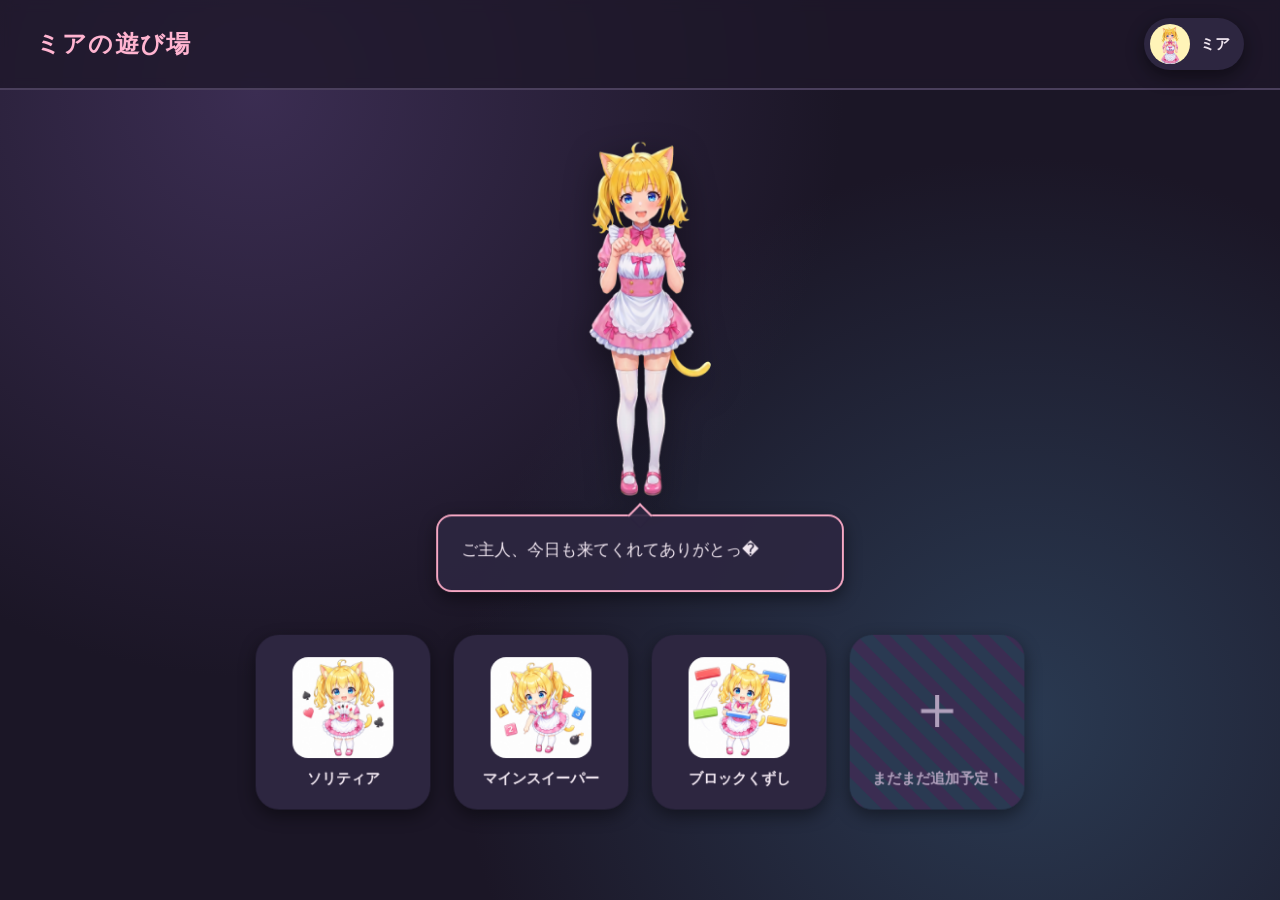
<file: index.html>
<!DOCTYPE html>
<html lang="ja">
<head>
  <meta charset="UTF-8">
  <title>ミアの遊び場</title>
  <link rel="icon" type="image/png" href="assets/icons/favicon-32.png?v=1">
  <link rel="apple-touch-icon" href="assets/icons/favicon-180.png?v=1">
  <link rel="stylesheet" href="shared/style.css?v=26">
</head>
<body>
  <div class="lobby">
    <header class="lobby-header">
      <div class="lobby-title">ミアの遊び場</div>
      <button class="header-avatar" id="header-avatar" aria-label="アバター切替">
        <span class="header-avatar__icon">
          <img id="avatar-img" alt="" hidden>
          <span id="avatar-emoji" hidden>🌸</span>
        </span>
        <span class="header-avatar__name" id="avatar-name">きょん</span>
      </button>
    </header>

    <main class="lobby-main">
      <div class="lobby-fit" id="lobby-fit">
        <div class="mia-stage">
          <button class="mia-portrait" id="mia-portrait" aria-label="ミア">
            <img class="mia-portrait__img" id="mia-portrait-img" alt="ミア" hidden>
            <span class="mia-portrait__fallback" id="mia-portrait-fallback" hidden>🐈</span>
          </button>
          <div class="message-window" id="message-window">
            <span id="message-text"></span>
          </div>
        </div>

        <div class="game-carousel">
          <button class="carousel-arrow" id="games-prev" aria-label="前のページ">‹</button>
          <div class="game-grid" id="game-grid"></div>
          <button class="carousel-arrow" id="games-next" aria-label="次のページ">›</button>
        </div>
        <div class="game-pager" id="game-pager"></div>
      </div>
    </main>
  </div>

  <div class="modal" id="avatar-modal" role="dialog" aria-label="アバター切替">
    <div class="modal__inner">
      <h2 class="modal__title">アバターを選んでね💕</h2>
      <div class="modal__options" id="modal-options"></div>
    </div>
  </div>

  <script src="shared/storage.js?v=26"></script>
  <script src="shared/characters.js?v=26"></script>
  <script src="shared/lobby.js?v=26"></script>
</body>
</html>
</file>
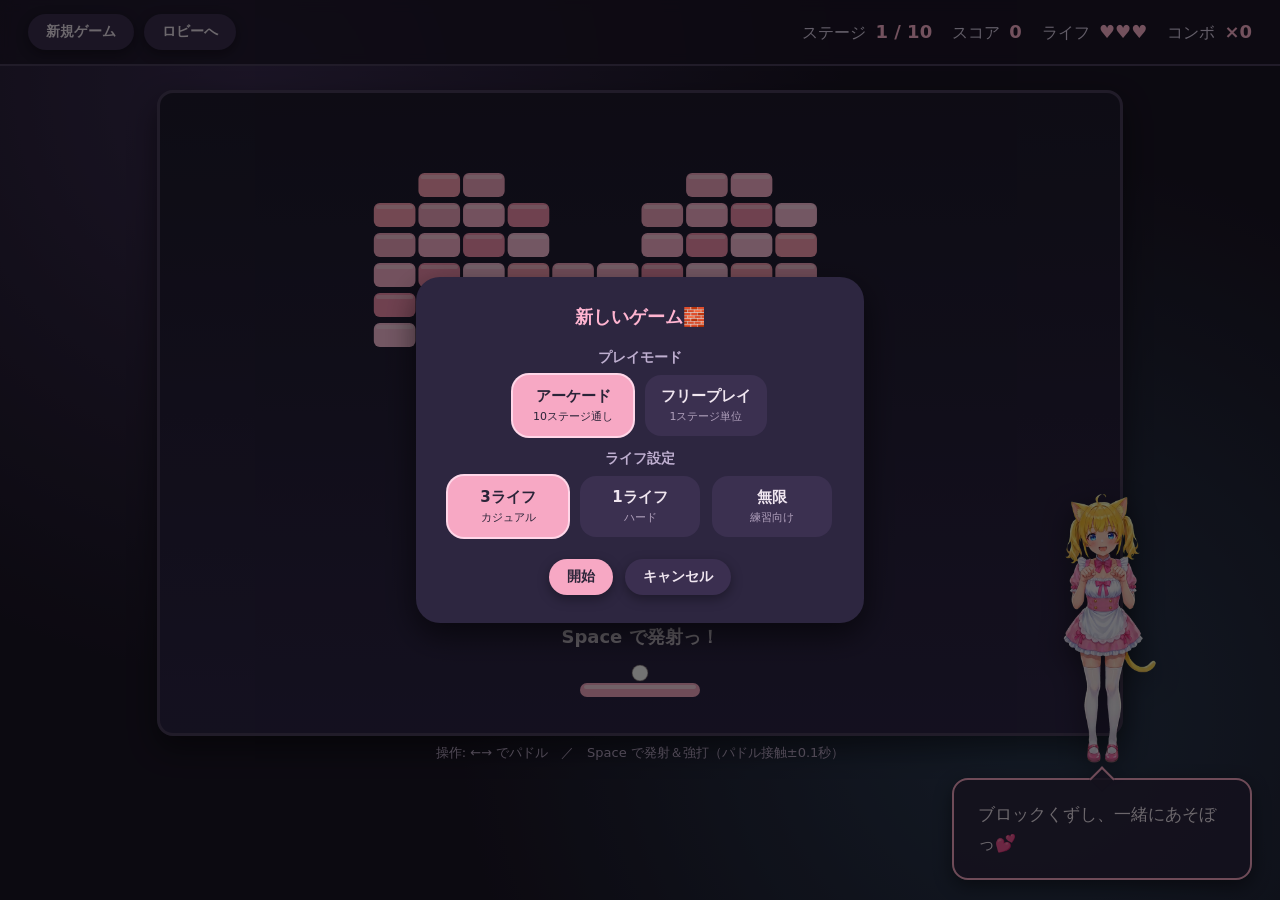
<file: games/breakout/index.html>
<!DOCTYPE html>
<html lang="ja">
<head>
  <meta charset="UTF-8">
  <title>ブロックくずし｜ミアの遊び場</title>
  <link rel="icon" type="image/png" href="../../assets/icons/favicon-32.png?v=1">
  <link rel="apple-touch-icon" href="../../assets/icons/favicon-180.png?v=1">
  <link rel="stylesheet" href="../../shared/style.css?v=27">
  <link rel="stylesheet" href="style.css?v=27">
</head>
<body>
  <div class="bk">
    <header class="bk-header">
      <div class="bk-header__buttons">
        <button class="pill-btn" id="btn-new">新規ゲーム</button>
        <a class="pill-btn" href="../../index.html">ロビーへ</a>
      </div>
      <div class="bk-header__stats">
        <span class="stat" id="stage-stat" hidden>ステージ <strong id="stage">1</strong></span>
        <span class="stat">スコア <strong id="score">0</strong></span>
        <span class="stat">ライフ <strong id="lives">♥♥♥</strong></span>
        <span class="stat">コンボ <strong id="combo">×0</strong></span>
      </div>
    </header>

    <main class="bk-main">
      <div class="bk-canvas-area">
        <canvas id="game" width="960" height="640"></canvas>
        <div class="bk-hint">操作: ←→ でパドル　／　Space で発射＆強打（パドル接触±0.1秒）</div>
      </div>
      <aside class="sol-char bk-side">
        <button class="sol-char__portrait" id="char-portrait" aria-label="キャラ">
          <img id="char-img" alt="" hidden>
          <span id="char-fallback" hidden>🐈</span>
        </button>
        <div class="message-window" id="message-window"><span id="message-text"></span></div>
      </aside>
    </main>
  </div>

  <!-- 新規ゲームモーダル -->
  <div class="modal" id="new-modal">
    <div class="modal__inner">
      <h2 class="modal__title">新しいゲーム🧱</h2>
      <p class="bk-modal__label">プレイモード</p>
      <div class="bk-choice" id="choice-mode">
        <button class="bk-opt" data-mode="arcade">アーケード<small>10ステージ通し</small></button>
        <button class="bk-opt" data-mode="free">フリープレイ<small>1ステージ単位</small></button>
      </div>
      <p class="bk-modal__label">ライフ設定</p>
      <div class="bk-choice" id="choice-life">
        <button class="bk-opt" data-life="3">3ライフ<small>カジュアル</small></button>
        <button class="bk-opt" data-life="1">1ライフ<small>ハード</small></button>
        <button class="bk-opt" data-life="inf">無限<small>練習向け</small></button>
      </div>
      <div class="bk-modal__actions">
        <button class="pill-btn pill-btn--accent" id="btn-start">開始</button>
        <button class="pill-btn" id="btn-cancel">キャンセル</button>
      </div>
    </div>
  </div>

  <!-- ステージ選択モーダル（フリープレイ用） -->
  <div class="modal" id="stage-modal">
    <div class="modal__inner">
      <h2 class="modal__title">ステージを選んでね</h2>
      <div class="bk-stage-grid" id="stage-grid"></div>
      <div class="bk-modal__actions">
        <button class="pill-btn" id="btn-stage-back">戻る</button>
      </div>
    </div>
  </div>

  <!-- リザルトモーダル -->
  <div class="modal" id="result-modal">
    <div class="modal__inner">
      <h2 class="modal__title" id="result-title"></h2>
      <div class="result-rows" id="result-rows"></div>
      <div class="modal__options" id="result-actions"></div>
    </div>
  </div>

  <!-- エディットモード用オーバーレイ（開発者向け隠し機能。初期は非表示） -->
  <div class="bk-editor" id="bk-editor" hidden></div>
  <!-- テストプレイ中の「編集に戻る」バー（初期は非表示） -->
  <div class="bk-testbar" id="bk-testbar" hidden>
    <span class="bk-testbar__label">🧪 テストプレイ中（ライフ無限）</span>
    <button class="pill-btn pill-btn--accent" id="btn-back-edit">⏹ 編集に戻る</button>
  </div>

  <script src="../../shared/storage.js?v=27"></script>
  <script src="../../shared/characters.js?v=27"></script>
  <script src="stages.js?v=27"></script>
  <script src="game.js?v=27"></script>
  <script src="edit.js?v=27"></script>
</body>
</html>
</file>
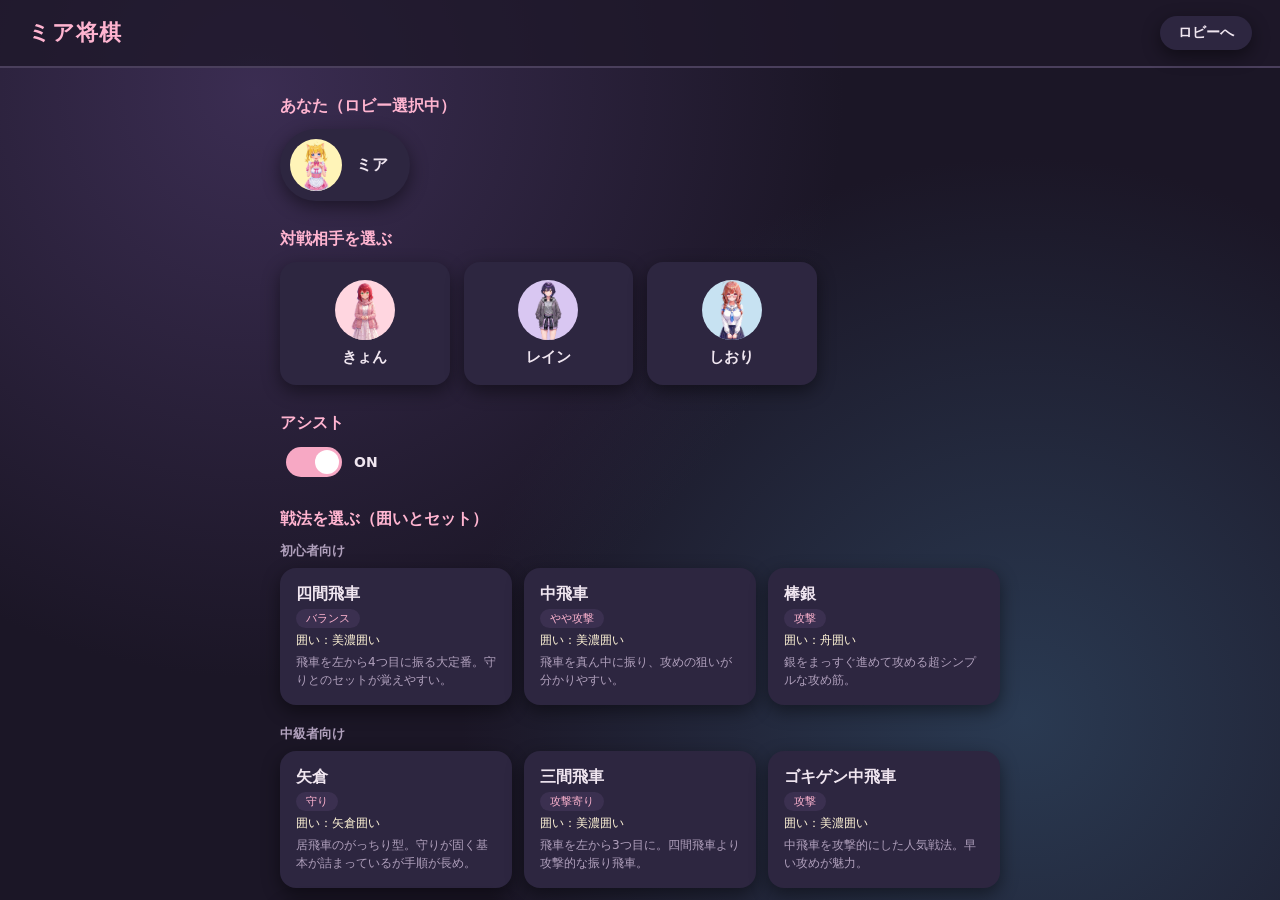
<file: games/mia-shogi/index.html>
<!DOCTYPE html>
<html lang="ja">
<head>
  <meta charset="UTF-8">
  <meta name="viewport" content="width=device-width, initial-scale=1">
  <title>ミア将棋｜ミアの遊び場</title>
  <link rel="icon" type="image/png" href="../../assets/icons/favicon-32.png?v=1">
  <link rel="apple-touch-icon" href="../../assets/icons/favicon-180.png?v=1">
  <link rel="stylesheet" href="../../shared/style.css?v=26">
  <link rel="stylesheet" href="style.css?v=31">
</head>
<body>
  <div class="shg">

    <!-- ============ 対局準備画面 ============ -->
    <section class="shg-setup" id="setup-screen">
      <header class="shg-header">
        <div class="shg-title">ミア将棋</div>
        <a class="pill-btn" href="../../index.html">ロビーへ</a>
      </header>

      <div class="setup-body">
        <!-- 自キャラ -->
        <div class="setup-block">
          <h2 class="setup-block__title">あなた（ロビー選択中）</h2>
          <div class="self-card">
            <span class="self-card__icon">
              <img id="self-img" alt="" hidden>
              <span id="self-fallback" hidden>🐈</span>
            </span>
            <span class="self-card__name" id="self-name">—</span>
          </div>
        </div>

        <!-- 相手キャラ -->
        <div class="setup-block">
          <h2 class="setup-block__title">対戦相手を選ぶ</h2>
          <div class="opp-grid" id="opponent-grid"></div>
        </div>

        <!-- アシスト -->
        <div class="setup-block">
          <h2 class="setup-block__title">アシスト</h2>
          <button class="toggle" id="assist-toggle" aria-pressed="true">
            <span class="toggle__track"><span class="toggle__knob"></span></span>
            <span class="toggle__label">ON</span>
          </button>
        </div>

        <!-- 戦法 -->
        <div class="setup-block" id="strategy-block">
          <h2 class="setup-block__title">戦法を選ぶ（囲いとセット）</h2>
          <div class="strategy-list" id="strategy-list"></div>
        </div>

        <!-- 対戦モード -->
        <div class="setup-block">
          <h2 class="setup-block__title">対戦モード</h2>
          <div class="seg">
            <button class="seg__btn" data-mode="cpu">CPUモード</button>
            <button class="seg__btn" data-mode="ai">AIモード</button>
          </div>
          <p class="ai-help" id="mode-hint"></p>
        </div>

        <!-- AI設定（任意） -->
        <div class="setup-block">
          <h2 class="setup-block__title">AI連携（任意）</h2>
          <p class="ai-help">自分のClaude APIキーを入れると「AIモード」とアシストが使えるよ。未設定でもCPUモードで遊べるっ🐾（キーはこの端末のブラウザにだけ保存）</p>
          <div class="ai-key-row">
            <input type="password" id="ai-key-input" class="ai-key-input" placeholder="sk-ant-... を貼り付け" autocomplete="off">
            <button class="pill-btn pill-btn--accent" id="ai-key-save">保存</button>
            <button class="pill-btn" id="ai-key-clear">削除</button>
          </div>
          <p class="ai-status" id="ai-status"></p>
        </div>

        <p class="setup-record" id="setup-record"></p>

        <button class="pill-btn pill-btn--accent btn-start" id="btn-start" disabled>対局開始</button>
      </div>
    </section>

    <!-- ============ 対局画面 ============ -->
    <section class="shg-game" id="game-screen" hidden>
      <header class="shg-header">
        <div class="shg-title">ミア将棋</div>
        <div class="shg-header__buttons">
          <button class="pill-btn" id="btn-suspend">中断</button>
          <button class="pill-btn" id="btn-resign">投了</button>
          <a class="pill-btn" href="../../index.html">ロビーへ</a>
        </div>
      </header>

      <div class="game-body">
        <div class="shg-fit" id="game-fit">
        <!-- 相手キャラ（反対側） -->
        <aside class="player-side player-side--opp">
          <div class="player-card">
            <span class="player-card__role">相手</span>
            <button class="shg-char__portrait" id="opp-portrait" aria-label="相手キャラ">
              <img id="opp-img" alt="" hidden>
              <span id="opp-fallback" hidden>🐈</span>
            </button>
            <span class="player-card__name" id="opp-name">—</span>
          </div>
          <div class="message-window" id="opp-message-window"><span id="opp-message-text"></span></div>
        </aside>

        <div class="board-area">
          <div class="hand hand--gote">
            <span class="hand__label">相手の持ち駒</span>
            <div class="hand__pieces" id="hand-gote"></div>
          </div>

          <div class="turn-indicator" id="turn-indicator"></div>
          <div class="board" id="board"></div>

          <div class="hand hand--sente">
            <span class="hand__label">あなたの持ち駒</span>
            <div class="hand__pieces" id="hand-sente"></div>
          </div>
        </div>

        <!-- 自分キャラ（アドバイザー） -->
        <aside class="player-side player-side--self">
          <div class="assist-box" id="assist-box"></div>
          <div class="shg-char">
            <span class="player-card__role">あなた</span>
            <button class="shg-char__portrait" id="char-portrait" aria-label="あなたのキャラ">
              <img id="char-img" alt="" hidden>
              <span id="char-fallback" hidden>🐈</span>
            </button>
            <span class="player-card__name" id="self-stage-name">—</span>
            <div class="message-window" id="message-window"><span id="message-text"></span></div>
          </div>
        </aside>
        </div>
      </div>
    </section>

  </div>

  <!-- 成り確認モーダル -->
  <div class="modal" id="promote-modal">
    <div class="modal__inner">
      <h2 class="modal__title">成る？🐾</h2>
      <div class="modal__options">
        <button class="pill-btn pill-btn--accent" id="promote-yes">成る</button>
        <button class="pill-btn" id="promote-no">成らない</button>
      </div>
    </div>
  </div>

  <!-- 再開モーダル -->
  <div class="modal" id="resume-modal">
    <div class="modal__inner">
      <h2 class="modal__title">前回の続きから遊ぶ？💕</h2>
      <div class="modal__options">
        <button class="pill-btn pill-btn--accent" id="resume-yes">続きから</button>
        <button class="pill-btn" id="resume-no">最初から</button>
      </div>
    </div>
  </div>

  <!-- リザルトモーダル -->
  <div class="modal" id="result-modal">
    <div class="modal__inner">
      <h2 class="modal__title" id="result-title">対局終了</h2>
      <p class="result-sub" id="result-sub"></p>
      <p class="result-record" id="result-record"></p>
      <div class="modal__options">
        <button class="pill-btn pill-btn--accent" id="btn-again">準備画面へ</button>
        <a class="pill-btn" href="../../index.html">ロビーへ</a>
      </div>
    </div>
  </div>

  <script src="../../shared/storage.js?v=26"></script>
  <script src="../../shared/characters.js?v=26"></script>
  <script src="engine.js?v=26"></script>
  <script src="cpu.js?v=27"></script>
  <script src="ai.js?v=29"></script>
  <script src="strategies.js?v=26"></script>
  <script src="game.js?v=31"></script>
</body>
</html>
</file>
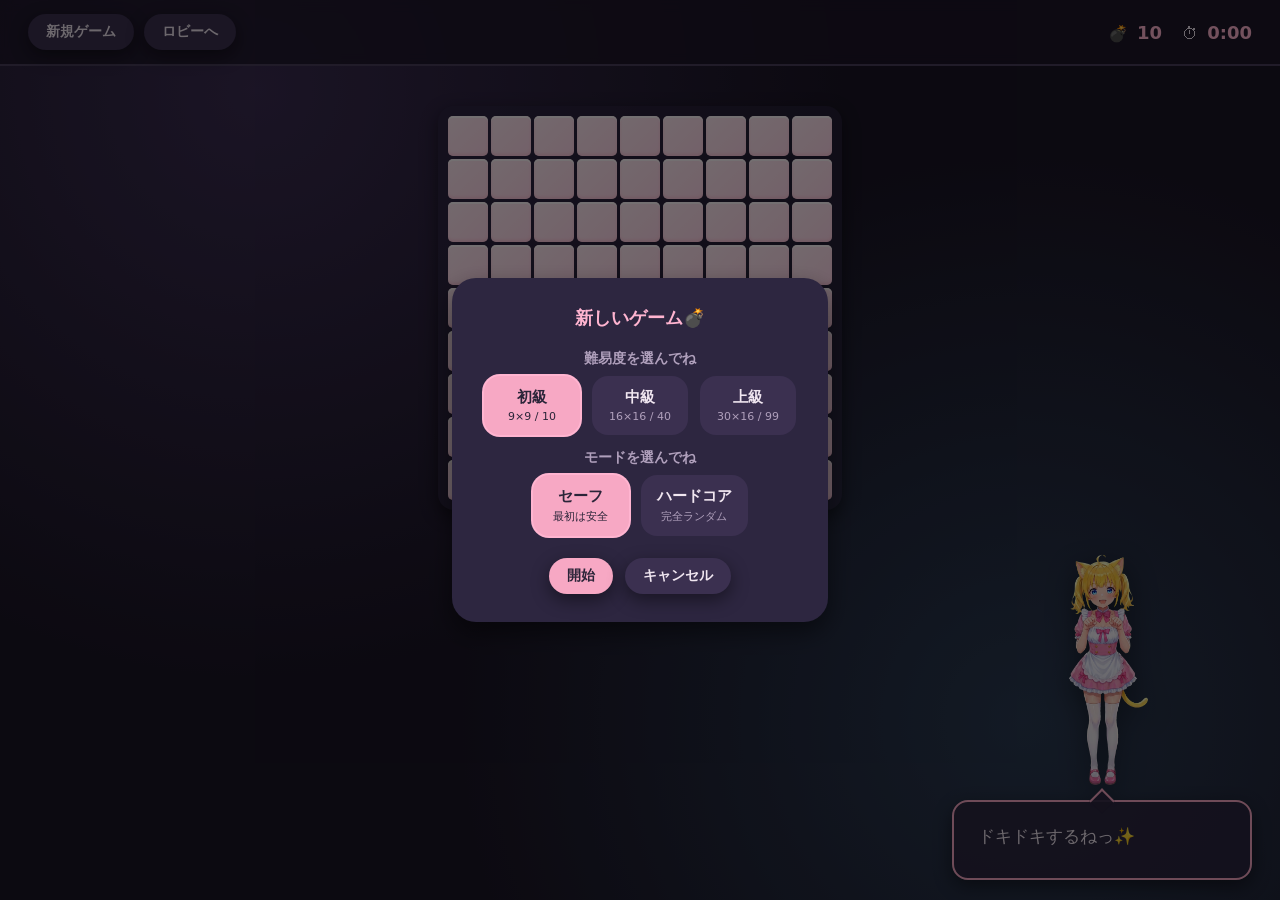
<file: games/minesweeper/index.html>
<!DOCTYPE html>
<html lang="ja">
<head>
  <meta charset="UTF-8">
  <title>マインスイーパー｜ミアの遊び場</title>
  <link rel="icon" type="image/png" href="../../assets/icons/favicon-32.png?v=1">
  <link rel="apple-touch-icon" href="../../assets/icons/favicon-180.png?v=1">
  <link rel="stylesheet" href="../../shared/style.css?v=26">
  <link rel="stylesheet" href="style.css?v=26">
</head>
<body>
  <div class="ms">
    <header class="ms-header">
      <div class="ms-header__buttons">
        <button class="pill-btn" id="btn-new">新規ゲーム</button>
        <a class="pill-btn" href="../../index.html">ロビーへ</a>
      </div>
      <div class="ms-header__stats">
        <span class="stat">💣 <strong id="mines-left">0</strong></span>
        <span class="stat">⏱ <strong id="timer">0:00</strong></span>
      </div>
    </header>

    <main class="ms-board-wrap">
      <div class="ms-board" id="board"></div>
    </main>

    <div class="sol-char">
      <button class="sol-char__portrait" id="char-portrait" aria-label="キャラ">
        <img id="char-img" alt="" hidden>
        <span id="char-fallback" hidden>🐈</span>
      </button>
      <div class="message-window" id="message-window"><span id="message-text"></span></div>
    </div>
  </div>

  <!-- 新規ゲームモーダル -->
  <div class="modal" id="new-modal">
    <div class="modal__inner">
      <h2 class="modal__title">新しいゲーム💣</h2>
      <p class="ms-modal__label">難易度を選んでね</p>
      <div class="ms-choice" id="choice-difficulty">
        <button class="ms-opt" data-difficulty="beginner">初級<small>9×9 / 10</small></button>
        <button class="ms-opt" data-difficulty="intermediate">中級<small>16×16 / 40</small></button>
        <button class="ms-opt" data-difficulty="expert">上級<small>30×16 / 99</small></button>
      </div>
      <p class="ms-modal__label">モードを選んでね</p>
      <div class="ms-choice" id="choice-mode">
        <button class="ms-opt" data-mode="safe">セーフ<small>最初は安全</small></button>
        <button class="ms-opt" data-mode="hardcore">ハードコア<small>完全ランダム</small></button>
      </div>
      <div class="ms-modal__actions">
        <button class="pill-btn pill-btn--accent" id="btn-start">開始</button>
        <button class="pill-btn" id="btn-cancel">キャンセル</button>
      </div>
    </div>
  </div>

  <!-- リザルトモーダル -->
  <div class="modal" id="result-modal">
    <div class="modal__inner">
      <h2 class="modal__title" id="result-title"></h2>
      <div class="result-rows" id="result-rows"></div>
      <div class="modal__options">
        <button class="pill-btn pill-btn--accent" id="btn-again">もう一度遊ぶ</button>
        <button class="pill-btn" id="btn-change">難易度を変える</button>
        <a class="pill-btn" href="../../index.html">ロビーに戻る</a>
      </div>
    </div>
  </div>

  <script src="../../shared/storage.js?v=26"></script>
  <script src="../../shared/characters.js?v=26"></script>
  <script src="game.js?v=26"></script>
</body>
</html>
</file>
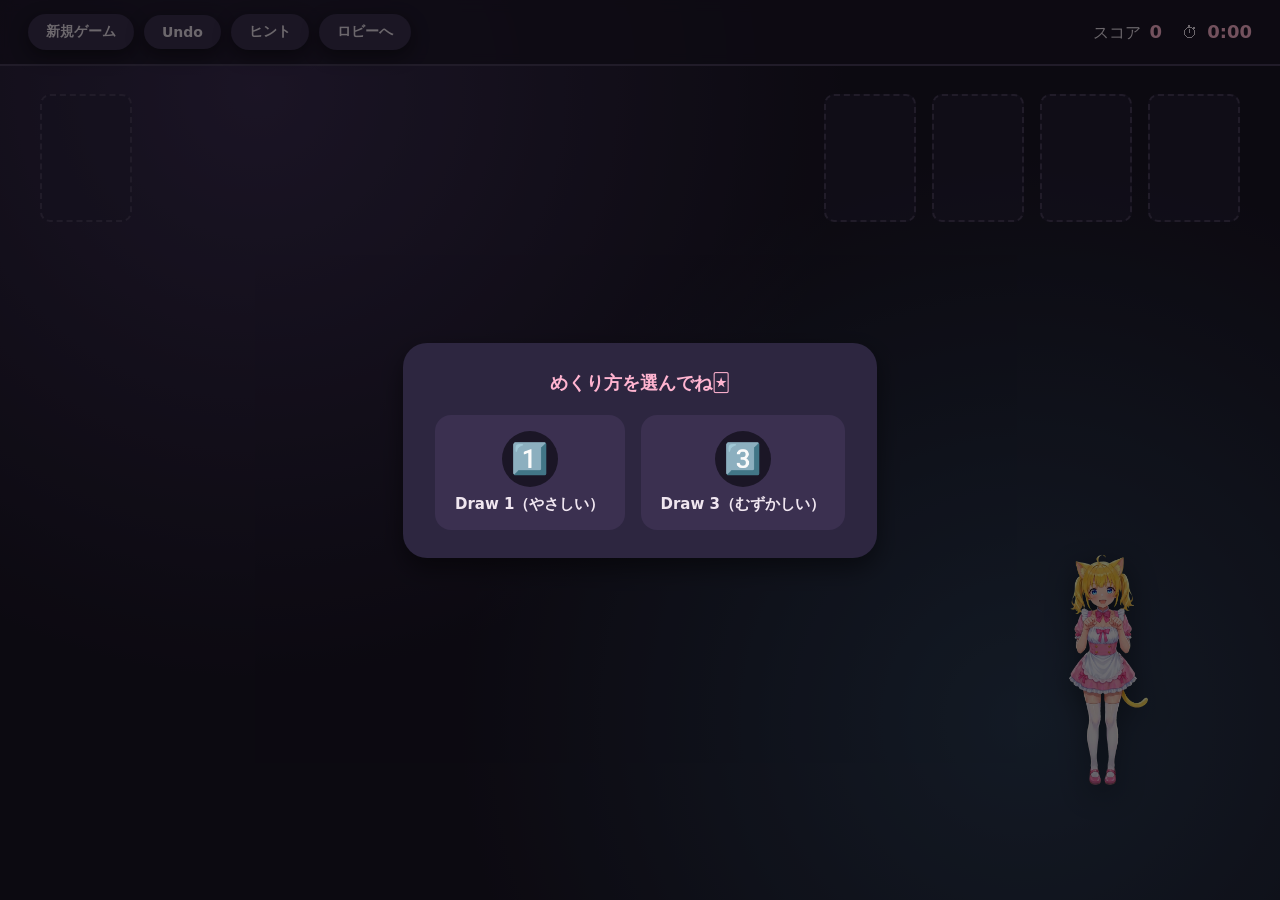
<file: games/solitaire/index.html>
<!DOCTYPE html>
<html lang="ja">
<head>
  <meta charset="UTF-8">
  <title>ソリティア｜ミアの遊び場</title>
  <link rel="icon" type="image/png" href="../../assets/icons/favicon-32.png?v=1">
  <link rel="apple-touch-icon" href="../../assets/icons/favicon-180.png?v=1">
  <link rel="stylesheet" href="../../shared/style.css?v=31">
  <link rel="stylesheet" href="../../shared/cards.css?v=31">
  <link rel="stylesheet" href="style.css?v=31">
</head>
<body>
  <div class="sol">
    <header class="sol-header">
      <div class="sol-header__buttons">
        <button class="pill-btn" id="btn-new">新規ゲーム</button>
        <button class="pill-btn" id="btn-undo">Undo</button>
        <button class="pill-btn" id="btn-hint">ヒント</button>
        <button class="pill-btn pill-btn--accent" id="btn-auto" hidden>自動完成</button>
        <a class="pill-btn" href="../../index.html">ロビーへ</a>
      </div>
      <div class="sol-header__stats">
        <span class="stat">スコア <strong id="score">0</strong></span>
        <span class="stat">⏱ <strong id="timer">0:00</strong></span>
      </div>
    </header>

    <main class="sol-board" id="board">
      <div class="sol-top">
        <div class="pile pile--stock" id="stock" data-pile="stock"></div>
        <div class="pile pile--waste" id="waste" data-pile="waste"></div>
        <div class="sol-foundations">
          <div class="pile pile--foundation" data-pile="foundation" data-suit="S"></div>
          <div class="pile pile--foundation" data-pile="foundation" data-suit="H"></div>
          <div class="pile pile--foundation" data-pile="foundation" data-suit="D"></div>
          <div class="pile pile--foundation" data-pile="foundation" data-suit="C"></div>
        </div>
      </div>
      <div class="sol-tableau" id="tableau"></div>
    </main>

    <div class="sol-char">
      <button class="sol-char__portrait" id="char-portrait" aria-label="キャラ">
        <img id="char-img" alt="" hidden>
        <span id="char-fallback" hidden>🐈</span>
      </button>
      <div class="message-window" id="message-window"><span id="message-text"></span></div>
    </div>
  </div>

  <!-- Draw モード選択モーダル -->
  <div class="modal" id="draw-modal">
    <div class="modal__inner">
      <h2 class="modal__title">めくり方を選んでね🃏</h2>
      <div class="modal__options">
        <button class="modal__option" data-draw="1">
          <span class="modal__option-icon">1️⃣</span>
          <span class="modal__option-name">Draw 1（やさしい）</span>
        </button>
        <button class="modal__option" data-draw="3">
          <span class="modal__option-icon">3️⃣</span>
          <span class="modal__option-name">Draw 3（むずかしい）</span>
        </button>
      </div>
    </div>
  </div>

  <!-- リザルトモーダル -->
  <div class="modal" id="result-modal">
    <div class="modal__inner">
      <h2 class="modal__title" id="result-title">クリアおめでとうっ💕</h2>
      <div class="result-rows" id="result-rows"></div>
      <div class="modal__options">
        <button class="pill-btn pill-btn--accent" id="btn-again">もう一度遊ぶ</button>
        <a class="pill-btn" href="../../index.html">ロビーに戻る</a>
      </div>
    </div>
  </div>

  <script src="../../shared/storage.js?v=31"></script>
  <script src="../../shared/characters.js?v=31"></script>
  <script src="../../shared/cards.js?v=31"></script>
  <script src="game.js?v=31"></script>
</body>
</html>
</file>
<file: shared/style.css>
/* ============================================
   mia-game-center 共通スタイル
   パステル基調 / 角丸 / ふんわり影
   ============================================ */

:root {
  --color-pink:        #F7A8C4;
  --color-pink-deep:   #FFB4D0;
  --color-cream:       #FFF4D6;
  --color-milky:       #3B3050;
  --color-text:        #F0E6F0;
  --color-text-soft:   #B0A0BC;
  --color-border:      #4A3F5C;
  --color-shadow:      rgba(0, 0, 0, 0.45);
  --avatar-color:      #FFF4B8;

  --bg-base:           #1B1626;
  --bg-surface:        #2D2640;
  --bg-surface-2:      #3B3050;

  --radius-lg: 24px;
  --radius-md: 16px;
  --radius-sm: 10px;
  --shadow-soft: 0 6px 18px var(--color-shadow);
  --shadow-pop:  0 10px 24px var(--color-shadow);

  --font-family: "Hiragino Maru Gothic ProN", "Yu Gothic", "Meiryo", system-ui, sans-serif;
}

* { box-sizing: border-box; }

[hidden] { display: none !important; }

html, body {
  margin: 0;
  padding: 0;
  min-height: 100vh;
  font-family: var(--font-family);
  color: var(--color-text);
  background:
    radial-gradient(circle at 20% 10%, #3B2D52 0%, transparent 45%),
    radial-gradient(circle at 80% 80%, #2A3A52 0%, transparent 45%),
    var(--bg-base);
}

button {
  font-family: inherit;
  color: inherit;
  cursor: pointer;
  border: none;
  background: none;
}

/* -------- レイアウト -------- */

.lobby {
  display: flex;
  flex-direction: column;
  height: 100vh;
  height: 100dvh;   /* モバイル等のツールバー込みでも画面ぴったり */
  overflow: hidden; /* スクロールバーを根本から出さない（中身はJSでズーム調整） */
}

/* -------- ヘッダー -------- */

.lobby-header {
  display: flex;
  justify-content: space-between;
  align-items: center;
  padding: 18px 36px;
  background: rgba(30, 24, 42, 0.78);
  backdrop-filter: blur(6px);
  border-bottom: 2px solid var(--color-border);
}

.lobby-title {
  font-size: 24px;
  font-weight: bold;
  color: var(--color-pink-deep);
  letter-spacing: 0.05em;
}

.header-avatar {
  display: flex;
  align-items: center;
  gap: 10px;
  padding: 6px 14px 6px 6px;
  border-radius: 999px;
  background: var(--bg-surface);
  box-shadow: var(--shadow-soft);
  transition: transform 0.2s ease;
}

.header-avatar:hover { transform: translateY(-2px); }

.header-avatar__icon {
  width: 40px;
  height: 40px;
  border-radius: 50%;
  background: var(--avatar-color);
  display: grid;
  place-items: center;
  font-size: 22px;
  overflow: hidden;
}

.header-avatar__icon img {
  width: 100%;
  height: 100%;
  object-fit: cover;
  object-position: top center;
}

.header-avatar__name {
  font-weight: bold;
  font-size: 15px;
}

/* -------- 中央エリア -------- */

.lobby-main {
  flex: 1;
  min-height: 0;          /* flex子の縮小を許可（高さ計測の基準にする） */
  display: flex;
  flex-direction: column;
  align-items: center;
  justify-content: center;
  padding: 40px 24px;
  gap: 24px;
  overflow: hidden;
}

/* 画面の高さに合わせて丸ごと拡大・縮小する対象（JSでscale適用） */
.lobby-fit {
  display: flex;
  flex-direction: column;
  align-items: center;
  gap: 24px;
  transform-origin: center center;
  will-change: transform;
}

.mia-stage {
  display: flex;
  flex-direction: column;
  align-items: center;
  gap: 16px;
  width: 100%;
  max-width: 420px;
}

.mia-portrait {
  padding: 0;
  display: flex;
  align-items: center;
  justify-content: center;
  transition: transform 0.25s ease;
}

.mia-portrait:hover { transform: scale(1.03); }
.mia-portrait:active { transform: scale(0.97); }

.mia-portrait__img {
  height: 380px;
  width: auto;
  max-width: 100%;
  object-fit: contain;
  filter: drop-shadow(0 10px 18px var(--color-shadow));
}

.mia-portrait__fallback {
  width: 280px;
  height: 280px;
  border-radius: 50%;
  background: linear-gradient(135deg, #3B2D52 0%, #2A3A52 100%);
  display: grid;
  place-items: center;
  font-size: 120px;
  box-shadow: var(--shadow-pop);
  border: 4px solid var(--bg-surface);
}

/* -------- メッセージウィンドウ -------- */

.message-window {
  width: 100%;
  min-height: 80px;
  padding: 20px 24px;
  background: rgba(45, 38, 64, 0.92);
  color: var(--color-text);
  border: 2px solid var(--color-pink);
  border-radius: var(--radius-md);
  box-shadow: var(--shadow-soft);
  font-size: 17px;
  line-height: 1.7;
  opacity: 0;
  transform: translateY(8px);
  pointer-events: none;
  transition: opacity 0.3s ease, transform 0.3s ease;
  position: relative;
}

.message-window::before {
  content: '';
  position: absolute;
  top: -10px;
  left: 50%;
  transform: translateX(-50%) rotate(45deg);
  width: 16px;
  height: 16px;
  background: rgba(45, 38, 64, 0.92);
  border-left: 2px solid var(--color-pink);
  border-top: 2px solid var(--color-pink);
}

.message-window.is-visible {
  opacity: 1;
  transform: translateY(0);
  pointer-events: auto;
}

/* -------- ゲームタイル -------- */

/* ゲームは1ページ4枚・常に1段（縦伸び＝スクロール防止） */
.game-carousel {
  display: flex;
  align-items: center;
  gap: 16px;
  margin-top: 20px;
}

.game-grid {
  display: grid;
  grid-template-columns: repeat(4, 180px);
  grid-template-rows: 180px;
  gap: 24px;
}

.carousel-arrow {
  width: 48px;
  height: 48px;
  border-radius: 50%;
  background: var(--bg-surface);
  color: var(--color-pink-deep);
  font-size: 26px;
  line-height: 1;
  font-weight: bold;
  display: grid;
  place-items: center;
  box-shadow: var(--shadow-soft);
  transition: transform 0.2s ease, opacity 0.2s ease;
  flex: none;
}

.carousel-arrow:hover { transform: translateY(-2px); }
.carousel-arrow:disabled { opacity: 0.25; cursor: default; transform: none; }

.game-pager {
  display: flex;
  justify-content: center;
  gap: 10px;
  margin-top: 16px;
  min-height: 12px;
}

.game-pager__dot {
  width: 10px;
  height: 10px;
  border-radius: 50%;
  background: var(--color-border);
  padding: 0;
  transition: background 0.2s ease, transform 0.2s ease;
}

.game-pager__dot.is-active {
  background: var(--color-pink);
  transform: scale(1.2);
}

.game-tile {
  display: flex;
  flex-direction: column;
  align-items: center;
  justify-content: center;
  gap: 12px;
  width: 180px;
  height: 180px;
  padding: 16px;
  background: var(--bg-surface);
  color: var(--color-text);
  border-radius: var(--radius-lg);
  box-shadow: var(--shadow-soft);
  transition: transform 0.2s ease, box-shadow 0.2s ease;
}

.game-tile:hover {
  transform: translateY(-6px);
  box-shadow: var(--shadow-pop);
}

.game-tile:active { transform: translateY(-2px); }

.game-tile.is-placeholder {
  background: repeating-linear-gradient(
    45deg,
    #3B2D52,
    #3B2D52 12px,
    #2A3A52 12px,
    #2A3A52 24px
  );
  color: var(--color-text-soft);
}

.game-tile__thumb {
  font-size: 64px;
  line-height: 1;
  display: grid;
  place-items: center;
  width: 104px;
  height: 104px;
}

.game-tile__thumb img {
  width: 100%;
  height: 100%;
  object-fit: contain;
  border-radius: var(--radius-md);
}

.game-tile__name {
  font-size: 15px;
  font-weight: bold;
}

/* -------- アバター切替モーダル -------- */

.modal {
  position: fixed;
  inset: 0;
  background: rgba(0, 0, 0, 0.55);
  display: none;
  align-items: center;
  justify-content: center;
  z-index: 100;
}

.modal.is-visible { display: flex; }

.modal__inner {
  background: var(--bg-surface);
  color: var(--color-text);
  border-radius: var(--radius-lg);
  padding: 28px 32px;
  box-shadow: var(--shadow-pop);
  text-align: center;
  min-width: 360px;
}

.modal__title {
  font-size: 18px;
  font-weight: bold;
  margin: 0 0 20px;
  color: var(--color-pink-deep);
}

.modal__options {
  display: flex;
  gap: 16px;
  justify-content: center;
}

.modal__option {
  display: flex;
  flex-direction: column;
  align-items: center;
  gap: 8px;
  padding: 16px 20px;
  border-radius: var(--radius-md);
  background: var(--color-milky);
  transition: transform 0.2s ease, background 0.2s ease;
  min-width: 120px;
}

.modal__option:hover {
  transform: translateY(-3px);
  background: var(--color-pink);
  color: #2A2438;
}

.modal__option-icon {
  width: 56px;
  height: 56px;
  border-radius: 50%;
  display: grid;
  place-items: center;
  font-size: 30px;
  background: var(--bg-base);
  overflow: hidden;
}

.modal__option-icon img {
  width: 100%;
  height: 100%;
  object-fit: cover;
  object-position: top center;
}

.modal__option-name { font-weight: bold; font-size: 15px; }
</file>
<file: games/breakout/style.css>
/* ============================================
   ブロックくずし専用スタイル
   ============================================ */

.bk { display: flex; flex-direction: column; min-height: 100vh; }

.bk-header {
  display: flex; justify-content: space-between; align-items: center;
  padding: 14px 28px; background: rgba(255, 255, 255, 0.7); backdrop-filter: blur(6px);
  border-bottom: 2px solid var(--color-border); position: sticky; top: 0; z-index: 20;
}
.bk-header__buttons { display: flex; gap: 10px; align-items: center; }
.bk-header__stats { display: flex; gap: 20px; font-size: 16px; }
.stat strong { color: var(--color-pink-deep); font-size: 18px; margin-left: 4px; }

.pill-btn {
  display: inline-flex; align-items: center; padding: 9px 18px; border-radius: 999px;
  background: white; box-shadow: var(--shadow-soft); font-weight: bold; font-size: 14px;
  text-decoration: none; color: var(--color-text);
  transition: transform 0.15s ease, background 0.15s ease;
}
.pill-btn:hover { transform: translateY(-2px); }
.pill-btn:active { transform: translateY(0); }
.pill-btn--accent { background: var(--color-pink); color: var(--color-pink-deep); }
.pill-btn[disabled] { opacity: 0.45; pointer-events: none; }

.bk-main {
  flex: 1;
  display: flex;
  flex-direction: row;
  align-items: flex-start;
  justify-content: center;
  padding: 24px;
  gap: 24px;
  flex-wrap: wrap;            /* 狭い時はキャラがキャンバスの下に回り込む */
}
.bk-canvas-area {
  display: flex;
  flex-direction: column;
  align-items: center;
  gap: 8px;
}
/* キャラエリアをキャンバスの右隣に配置（position:fixed を上書き） */
.bk-side {
  position: static;
  right: auto;
  bottom: auto;
  width: 280px;
  padding-top: 8px;
}
.bk-side .sol-char__portrait img {
  height: auto;
  max-height: min(280px, calc(100vh - 320px));   /* 短いビューポートでも溢れない */
  width: auto;
}

#game {
  display: block;
  width: auto;
  height: auto;
  max-width: 100%;
  max-height: calc(100vh - 180px);   /* ヘッダー/余白/ヒントの高さを差し引く */
  aspect-ratio: 960 / 640;           /* 内部解像度は維持・表示だけ縮小 */
  border-radius: var(--radius-md);
  background: linear-gradient(180deg, #FFEAF3 0%, #FFF6E0 100%);
  box-shadow: var(--shadow-pop);
  border: 3px solid var(--color-pink);
}
.bk-hint { color: var(--color-text-soft); font-size: 13px; }

/* 新規モーダル */
.bk-modal__label { margin: 14px 0 8px; font-weight: bold; color: var(--color-text-soft); font-size: 14px; }
.bk-choice { display: flex; gap: 12px; justify-content: center; flex-wrap: wrap; }
.bk-opt {
  display: flex; flex-direction: column; align-items: center; gap: 3px;
  padding: 12px 16px; border-radius: var(--radius-md); background: var(--color-milky);
  font-weight: bold; font-size: 15px;
  transition: transform 0.15s ease, background 0.15s ease, box-shadow 0.15s ease;
  min-width: 120px;
}
.bk-opt small { font-weight: normal; font-size: 11px; color: var(--color-text-soft); }
.bk-opt:hover { transform: translateY(-2px); }
.bk-opt.is-active { background: var(--color-pink); box-shadow: 0 0 0 2px var(--color-pink-deep); }
.bk-opt.is-active small { color: var(--color-pink-deep); }
.bk-modal__actions { display: flex; gap: 12px; justify-content: center; margin-top: 22px; }

/* ステージ選択 */
.bk-stage-grid {
  display: grid; grid-template-columns: repeat(5, 90px); gap: 12px;
  justify-content: center; margin: 12px 0 6px;
}
.bk-stage-tile {
  display: flex; flex-direction: column; align-items: center; gap: 3px;
  padding: 10px; border-radius: var(--radius-md); background: var(--color-milky);
  font-weight: bold; transition: transform 0.15s ease, background 0.15s ease;
}
.bk-stage-tile:hover { transform: translateY(-2px); background: var(--color-pink); }
.bk-stage-tile__num { font-size: 22px; color: var(--color-pink-deep); }
.bk-stage-tile__best { font-size: 11px; color: var(--color-text-soft); }
.bk-stage-tile__check { font-size: 13px; color: var(--color-pink-deep); }

/* リザルト共通 */
.result-rows { margin: 4px 0 20px; text-align: left; }
.result-row {
  display: flex; justify-content: space-between; gap: 24px;
  padding: 6px 4px; font-size: 16px; border-bottom: 1px dashed var(--color-border);
}
.result-row.is-best strong { color: var(--color-pink-deep); }
.result-row .badge {
  font-size: 12px; background: var(--color-pink); color: var(--color-pink-deep);
  border-radius: 999px; padding: 2px 8px; margin-left: 6px;
}

/* キャラエリア（共通） */
.sol-char {
  position: fixed; right: 28px; bottom: 20px; width: 300px;
  display: flex; flex-direction: column; align-items: center; gap: 10px;
  z-index: 15; pointer-events: none;
}
.sol-char .message-window { pointer-events: auto; width: 100%; }
.sol-char__portrait { background: none; border: none; padding: 0; cursor: pointer; pointer-events: auto; }
.sol-char__portrait img { height: 240px; width: auto; filter: drop-shadow(0 8px 14px var(--color-shadow)); }
.sol-char__portrait #char-fallback { font-size: 90px; }

/* ============================================
   🌙 ダークモード（ブロックくずしのみ）
   ============================================ */

body {
  background:
    radial-gradient(circle at 20% 10%, #3B2D52 0%, transparent 45%),
    radial-gradient(circle at 80% 80%, #2A3A52 0%, transparent 45%),
    #1B1626;
  color: #F0E6F0;
}

.bk-header {
  background: rgba(30, 24, 42, 0.78);
  border-bottom: 2px solid #4A3F5C;
}
.stat { color: #DCD0E8; }
.stat strong { color: #FFB4D0; }

.pill-btn {
  background: #3B2F50;
  color: #F0E6F0;
  box-shadow: 0 4px 12px rgba(0, 0, 0, 0.35);
}
.pill-btn:hover { background: #4A3D60; }
.pill-btn--accent { background: #F7A8C4; color: #2A2438; }

#game {
  background: linear-gradient(180deg, #1F1B2E 0%, #2D2546 100%);
  border-color: #4A3F5C;
  box-shadow: 0 12px 28px rgba(0, 0, 0, 0.45);
}
.bk-hint { color: #B0A0BC; }

/* モーダル */
.modal__inner {
  background: #2D2640;
  color: #F0E6F0;
  box-shadow: 0 12px 32px rgba(0, 0, 0, 0.55);
}
.modal__title { color: #FFB4D0; }

.bk-modal__label { color: #BFAFD0; }
.bk-opt { background: #3B3050; color: #F0E6F0; }
.bk-opt small { color: #B0A0BC; }
.bk-opt.is-active { background: #F7A8C4; color: #2A2438; box-shadow: 0 0 0 2px #FFD6E8; }
.bk-opt.is-active small { color: #2A2438; }

.bk-stage-tile { background: #3B3050; color: #F0E6F0; }
.bk-stage-tile:hover { background: #F7A8C4; color: #2A2438; }
.bk-stage-tile__num { color: #FFB4D0; }
.bk-stage-tile__best, .bk-stage-tile__check { color: #B0A0BC; }
.bk-stage-tile:hover .bk-stage-tile__num,
.bk-stage-tile:hover .bk-stage-tile__best,
.bk-stage-tile:hover .bk-stage-tile__check { color: #2A2438; }

.result-row { border-bottom: 1px dashed #4A3F5C; color: #F0E6F0; }
.result-row.is-best strong { color: #FFB4D0; }
.result-row .badge { background: #F7A8C4; color: #2A2438; }

/* メッセージウィンドウもダークに */
.sol-char .message-window {
  background: rgba(45, 38, 64, 0.92);
  color: #F0E6F0;
  border-color: #F7A8C4;
}
.sol-char .message-window::before {
  background: rgba(45, 38, 64, 0.92);
  border-left-color: #F7A8C4;
  border-top-color: #F7A8C4;
}

/* ============================================
   🛠️ エディットモード（開発者向け隠し機能）
   ============================================ */

.bk-editor {
  position: fixed; inset: 0; z-index: 50;
  display: flex; flex-direction: column;
  background: rgba(20, 16, 30, 0.96);
  color: #F0E6F0;
  font-size: 14px;
}
.bk-editor[hidden] { display: none; }

/* 上部バー */
.ed-bar {
  display: flex; align-items: center; gap: 10px;
  padding: 10px 16px; border-bottom: 2px solid #4A3F5C;
  background: rgba(40, 32, 56, 0.9);
}
.ed-tabs { display: flex; gap: 6px; flex-wrap: wrap; align-items: center; }
.ed-tab {
  display: flex; align-items: center; gap: 6px;
  padding: 6px 10px; border-radius: 10px; background: #3B3050; cursor: pointer;
  border: 2px solid transparent; max-width: 200px;
}
.ed-tab.is-active { border-color: #F7A8C4; background: #4A3D60; }
.ed-tab__num { font-weight: bold; color: #FFB4D0; }
.ed-tab__name { overflow: hidden; text-overflow: ellipsis; white-space: nowrap; max-width: 110px; }
.ed-tab__act { display: flex; gap: 2px; }
.ed-tab__act button {
  background: none; border: none; color: #DCD0E8; cursor: pointer;
  font-size: 14px; padding: 0 3px; border-radius: 6px;
}
.ed-tab__act button:hover { background: rgba(247, 168, 196, 0.3); color: #fff; }
.ed-add { background: #3B3050; color: #F0E6F0; border: 1px dashed #6A5C82; border-radius: 10px; padding: 6px 12px; cursor: pointer; }
.ed-add:hover { background: #4A3D60; }
.ed-spacer { flex: 1; }
.ed-close { background: #5A2E40; color: #FFD6E8; border: none; border-radius: 10px; padding: 7px 14px; cursor: pointer; font-weight: bold; }
.ed-close:hover { background: #743a52; }

/* 本体 */
.ed-body { flex: 1; display: flex; gap: 18px; padding: 18px; overflow: auto; }
.ed-gridwrap { flex: 1; display: flex; justify-content: center; align-items: flex-start; }
.ed-grid {
  display: grid; gap: 3px; width: 100%; max-width: 640px;
  background: #261F38; padding: 8px; border-radius: 12px; border: 2px solid #4A3F5C;
}
.ed-cell {
  aspect-ratio: 1 / 1; border-radius: 4px; background: transparent;
  display: flex; align-items: center; justify-content: center;
  font-size: 11px; font-weight: bold; color: rgba(255,255,255,0.85);
  cursor: pointer; user-select: none;
}
.ed-cell.is-empty { background: rgba(255,255,255,0.05); box-shadow: inset 0 0 0 1px rgba(255,255,255,0.06); }
.ed-cell:hover { outline: 2px solid #FFB4D0; outline-offset: -2px; }

/* 右パネル */
.ed-panel { width: 280px; flex-shrink: 0; display: flex; flex-direction: column; gap: 14px; }
.ed-sec { background: rgba(40, 32, 56, 0.6); border-radius: 12px; padding: 12px; }
.ed-sec__t { font-size: 12px; color: #BFAFD0; margin-bottom: 8px; font-weight: bold; }
.ed-brushes { display: flex; flex-wrap: wrap; gap: 6px; }
.ed-brush {
  display: flex; flex-direction: column; align-items: center; gap: 3px;
  background: #3B3050; border: 2px solid transparent; border-radius: 8px;
  padding: 6px 8px; cursor: pointer; color: #F0E6F0; font-size: 11px; min-width: 44px;
}
.ed-brush.is-active { border-color: #F7A8C4; background: #4A3D60; }
.ed-brush__sw { width: 22px; height: 14px; border-radius: 3px; border: 1px solid transparent; }
.ed-check { display: flex; align-items: center; gap: 6px; cursor: pointer; }
.ed-tools { display: flex; gap: 8px; margin-top: 10px; }
.ed-tools button { flex: 1; background: #3B3050; color: #F0E6F0; border: none; border-radius: 8px; padding: 8px; cursor: pointer; }
.ed-tools button:hover { background: #4A3D60; }
.ed-name { width: 100%; box-sizing: border-box; padding: 8px; border-radius: 8px; border: 1px solid #4A3F5C; background: #261F38; color: #F0E6F0; }
.ed-palette { display: flex; gap: 6px; flex-wrap: wrap; }
.ed-swatch { width: 38px; height: 30px; border: 1px solid #4A3F5C; border-radius: 6px; background: none; cursor: pointer; padding: 0; }
.ed-rows { display: flex; align-items: center; gap: 12px; }
.ed-rows button { width: 34px; height: 34px; border-radius: 8px; border: none; background: #3B3050; color: #F0E6F0; font-size: 18px; cursor: pointer; }
.ed-rows button:hover { background: #4A3D60; }
.ed-rows span { font-weight: bold; font-size: 18px; color: #FFB4D0; min-width: 24px; text-align: center; }
.ed-actions { display: flex; flex-direction: column; gap: 8px; }
.ed-btn { padding: 11px; border-radius: 10px; border: none; cursor: pointer; font-weight: bold; background: #3B3050; color: #F0E6F0; }
.ed-btn:hover { background: #4A3D60; }
.ed-btn--play { background: #2E5A40; color: #D6FFE6; }
.ed-btn--play:hover { background: #3a7452; }
.ed-btn--dl { background: #F7A8C4; color: #2A2438; }
.ed-btn--dl:hover { background: #ffc0d8; }

/* トースト */
.ed-toast {
  position: absolute; left: 50%; bottom: 24px; transform: translateX(-50%);
  background: #F7A8C4; color: #2A2438; padding: 10px 20px; border-radius: 999px;
  font-weight: bold; box-shadow: 0 8px 20px rgba(0,0,0,0.4);
}
.ed-toast[hidden] { display: none; }

/* テストプレイ復帰バー */
.bk-testbar {
  position: fixed; top: 14px; left: 50%; transform: translateX(-50%);
  z-index: 40; display: flex; align-items: center; gap: 14px;
  background: rgba(40, 32, 56, 0.95); border: 2px solid #F7A8C4;
  border-radius: 999px; padding: 8px 16px; box-shadow: 0 8px 20px rgba(0,0,0,0.4);
}
.bk-testbar[hidden] { display: none; }
.bk-testbar__label { font-weight: bold; color: #FFD6E8; font-size: 13px; }
</file>
<file: games/mia-shogi/style.css>
/* ============================================
   ミア将棋 専用スタイル（Phase 1）
   共通変数は ../../shared/style.css を継承
   ============================================ */

.shg {
  height: 100vh;
  height: 100dvh;
  display: flex;
  flex-direction: column;
  overflow: hidden;
}

/* -------- ヘッダー -------- */
.shg-header {
  display: flex;
  justify-content: space-between;
  align-items: center;
  padding: 16px 28px;
  background: rgba(30, 24, 42, 0.78);
  border-bottom: 2px solid var(--color-border);
}

.shg-title {
  font-size: 22px;
  font-weight: bold;
  color: var(--color-pink-deep);
  letter-spacing: 0.05em;
}

.shg-header__buttons { display: flex; gap: 10px; align-items: center; }

/* -------- 共通ボタン（pill） -------- */
.pill-btn {
  display: inline-flex;
  align-items: center;
  justify-content: center;
  padding: 8px 18px;
  border-radius: 999px;
  background: var(--bg-surface);
  color: var(--color-text);
  font-size: 14px;
  font-weight: bold;
  text-decoration: none;
  box-shadow: var(--shadow-soft);
  transition: transform 0.2s ease, background 0.2s ease;
}
.pill-btn:hover { transform: translateY(-2px); }
.pill-btn--accent { background: var(--color-pink); color: #2A2438; }
.pill-btn:disabled { opacity: 0.45; cursor: not-allowed; transform: none; }

/* ============ 準備画面 ============ */
/* .shg は 100dvh + overflow:hidden で固定なので、内容が多い準備画面だけ縦スクロール可にする
   （準備画面と対局画面は片方ずつ表示。対局画面は縮小フィットのままで影響なし） */
.shg-setup {
  flex: 1;
  min-height: 0;
  overflow-y: auto;
}

.setup-body {
  width: 100%;
  max-width: 760px;
  margin: 0 auto;
  padding: 28px 20px 60px;
  display: flex;
  flex-direction: column;
  gap: 28px;
}

.setup-block__title {
  font-size: 16px;
  font-weight: bold;
  color: var(--color-pink-deep);
  margin: 0 0 12px;
}

/* 自キャラ */
.self-card {
  display: inline-flex;
  align-items: center;
  gap: 14px;
  padding: 10px 22px 10px 10px;
  background: var(--bg-surface);
  border-radius: 999px;
  box-shadow: var(--shadow-soft);
}
.self-card__icon {
  width: 52px; height: 52px;
  border-radius: 50%;
  display: grid; place-items: center;
  overflow: hidden;
  font-size: 26px;
  background: var(--avatar-color);
}
.self-card__icon img { width: 100%; height: 100%; object-fit: cover; object-position: top center; }
.self-card__name { font-weight: bold; font-size: 16px; }

/* 相手キャラ */
.opp-grid {
  display: grid;
  grid-template-columns: repeat(auto-fill, minmax(150px, 1fr));
  gap: 14px;
}
.opp-card {
  display: flex;
  flex-direction: column;
  align-items: center;
  gap: 8px;
  padding: 16px 12px;
  background: var(--bg-surface);
  border: 2px solid transparent;
  border-radius: var(--radius-md);
  box-shadow: var(--shadow-soft);
  transition: transform 0.2s ease, border-color 0.2s ease;
  text-align: center;
}
.opp-card:hover { transform: translateY(-3px); }
.opp-card.is-selected { border-color: var(--color-pink); background: var(--bg-surface-2); }
.opp-card__icon {
  width: 60px; height: 60px;
  border-radius: 50%;
  display: grid; place-items: center;
  overflow: hidden;
  font-size: 30px;
}
.opp-card__icon img { width: 100%; height: 100%; object-fit: cover; object-position: top center; }
.opp-card__name { font-weight: bold; font-size: 15px; }

/* 戦法 */
.strategy-list { display: flex; flex-direction: column; gap: 20px; }
.strat-group__title {
  font-size: 13px;
  font-weight: bold;
  color: var(--color-text-soft);
  margin-bottom: 8px;
}
.strat-group__items {
  display: grid;
  grid-template-columns: repeat(auto-fill, minmax(220px, 1fr));
  gap: 12px;
}
.strat-card {
  display: flex;
  flex-direction: column;
  gap: 4px;
  padding: 14px;
  background: var(--bg-surface);
  border: 2px solid transparent;
  border-radius: var(--radius-md);
  box-shadow: var(--shadow-soft);
  text-align: left;
  transition: transform 0.2s ease, border-color 0.2s ease;
}
.strat-card:hover { transform: translateY(-3px); }
.strat-card.is-selected { border-color: var(--color-pink); background: var(--bg-surface-2); }
.strat-card__name { font-weight: bold; font-size: 16px; color: var(--color-text); }
.strat-card__type {
  display: inline-block;
  align-self: flex-start;
  font-size: 11px;
  padding: 2px 10px;
  border-radius: 999px;
  background: var(--color-milky);
  color: var(--color-pink-deep);
}
.strat-card__castle { font-size: 12px; color: var(--color-cream); }
.strat-card__desc { font-size: 12px; color: var(--color-text-soft); line-height: 1.5; }

/* 難易度セグメント */
.seg { display: inline-flex; gap: 8px; }
.seg__btn {
  padding: 8px 22px;
  border-radius: 999px;
  background: var(--bg-surface);
  color: var(--color-text);
  font-weight: bold;
  box-shadow: var(--shadow-soft);
  transition: background 0.2s ease, transform 0.2s ease;
}
.seg__btn:hover { transform: translateY(-2px); }
.seg__btn.is-selected { background: var(--color-pink); color: #2A2438; }
.seg__btn:disabled { opacity: 0.45; cursor: not-allowed; }
.seg__btn:disabled:hover { transform: none; }

/* トグル */
.toggle { display: inline-flex; align-items: center; gap: 12px; }
.toggle__track {
  width: 56px; height: 30px;
  border-radius: 999px;
  background: var(--color-milky);
  position: relative;
  transition: background 0.2s ease;
}
.toggle__knob {
  position: absolute;
  top: 3px; left: 3px;
  width: 24px; height: 24px;
  border-radius: 50%;
  background: #fff;
  transition: transform 0.2s ease;
}
.toggle.is-on .toggle__track { background: var(--color-pink); }
.toggle.is-on .toggle__knob { transform: translateX(26px); }
.toggle__label { font-weight: bold; font-size: 14px; }

.btn-start {
  align-self: center;
  font-size: 17px;
  padding: 14px 48px;
  margin-top: 8px;
}

/* ============ 対局画面 ============ */
.game-body {
  flex: 1;
  display: flex;
  padding: 24px;
  justify-content: center;
  align-items: center;
  overflow: hidden;
}

/* 画面に合わせて丸ごと縮小する対象（JSでscale適用、ロビーと同方式） */
.shg-fit {
  display: flex;
  gap: 28px;
  justify-content: center;
  align-items: center;
  flex-wrap: wrap;
  transform-origin: center center;
  will-change: transform;
}

.board-area {
  display: flex;
  flex-direction: column;
  align-items: center;
  gap: 12px;
}

.hand {
  width: 100%;
  max-width: 420px;
  background: var(--bg-surface);
  border-radius: var(--radius-md);
  padding: 8px 14px;
  box-shadow: var(--shadow-soft);
}
.hand__label { font-size: 12px; color: var(--color-text-soft); margin-right: 8px; }
.hand__pieces { display: inline-flex; gap: 6px; flex-wrap: wrap; }
.hand__empty { font-size: 13px; color: var(--color-text-soft); }
.hand--gote { transform: none; }

/* 盤 */
.board {
  display: grid;
  grid-template-columns: repeat(9, 46px);
  grid-template-rows: repeat(9, 50px);
  background: #D49A3C;
  border: 3px solid #5A3D1C;
  border-radius: 6px;
  box-shadow: var(--shadow-pop);
}
.cell {
  border: 1px solid #A06E2A;
  display: grid;
  place-items: center;
  position: relative;
  cursor: pointer;
}
/* 五角形の駒（本物の将棋の駒のかたち） */
.piece {
  width: 86%;
  height: 92%;
  display: grid;
  place-items: center;
  padding-top: 14%;            /* 漢字を駒の下側へ寄せる（実物の字配り） */
  box-sizing: border-box;
  font-size: 22px;
  font-weight: bold;
  color: #1F1408;
  line-height: 1;
  user-select: none;
  background: linear-gradient(165deg, #FFF7E0 0%, #FBEAC0 55%, #F2D7A0 100%);
  clip-path: polygon(50% 4%, 82% 26%, 92% 96%, 8% 96%, 18% 26%);
  /* 焦げ茶の輪郭線（複数drop-shadowでふちを描く）＋落ち影で盤から浮かせる */
  filter:
    drop-shadow(0.6px 0 0 #5A3D1C) drop-shadow(-0.6px 0 0 #5A3D1C)
    drop-shadow(0 0.6px 0 #5A3D1C) drop-shadow(0 -0.6px 0 #5A3D1C)
    drop-shadow(0 2px 2px rgba(0, 0, 0, 0.45));
}
.piece.is-gote { transform: rotate(180deg); }
.piece.is-promoted { color: #C0392B; }

/* 選択中・移動可能マスのハイライト */
.cell.is-selected { background: #F4D03F; }
.cell.is-target::after {
  content: '';
  width: 16px; height: 16px;
  border-radius: 50%;
  background: rgba(46, 134, 79, 0.55);
}
.cell.is-capture {
  box-shadow: inset 0 0 0 3px rgba(178, 34, 34, 0.75);
}
.cell.is-check { background: #F1948A; }
.cell.is-hint { box-shadow: inset 0 0 0 3px rgba(46, 134, 79, 0.9); }

/* 手番表示 */
.turn-indicator {
  font-weight: bold;
  font-size: 15px;
  color: var(--color-text);
  min-height: 22px;
}
.turn-indicator.is-check { color: #E74C3C; }

/* 持ち駒 */
.hand__piece {
  font-size: 18px;
  font-weight: bold;
  color: var(--color-text);
  background: var(--bg-surface-2);
  border-radius: var(--radius-sm);
  padding: 4px 10px;
  box-shadow: var(--shadow-soft);
}
.hand__piece.is-selectable { cursor: pointer; }
.hand__piece.is-selectable:hover { background: var(--color-milky); }
.hand__piece.is-selected { background: var(--color-pink); color: #2A2438; }

.result-sub { font-size: 15px; color: var(--color-text); margin: 0 0 8px; }
.result-record { font-size: 13px; color: var(--color-text-soft); margin: 0 0 20px; }
.setup-record { font-size: 13px; color: var(--color-text-soft); text-align: center; margin: 4px 0 0; }

/* AI設定 */
.ai-help { font-size: 12px; color: var(--color-text-soft); line-height: 1.5; margin: 0 0 10px; }
.ai-key-row { display: flex; gap: 8px; flex-wrap: wrap; align-items: center; }
.ai-key-input {
  flex: 1;
  min-width: 200px;
  font-family: inherit;
  font-size: 14px;
  color: var(--color-text);
  background: var(--bg-surface-2);
  border: 1px solid var(--color-border);
  border-radius: var(--radius-sm);
  padding: 8px 12px;
}
.ai-key-input::placeholder { color: var(--color-text-soft); }
.ai-status { font-size: 12px; color: var(--color-text-soft); margin: 8px 0 0; }
.ai-status.is-on { color: var(--color-cream); }

/* サイド（左：相手 ／ 右：自分＝アドバイザー） */
.player-side {
  display: flex;
  flex-direction: column;
  gap: 16px;
  width: 240px;
  max-width: 100%;
}
.player-side--opp { align-self: center; }

/* 自分側：列を盤の高さまで伸ばし、アシストボックスを上端（相手の持ち駒と同じ高さ）に固定。
   立ち絵は列の中央に置き、アドバイスが長くてもスライドしないようにする */
.player-side--self {
  align-self: stretch;
  position: relative;
  justify-content: center;
}
.player-side--self .assist-box {
  position: absolute;
  top: 0;
  left: 0;
  right: 0;
  max-width: 100%;
}

.player-card {
  display: flex;
  flex-direction: column;
  align-items: center;
  gap: 8px;
  background: var(--bg-surface);
  border-radius: var(--radius-md);
  padding: 14px;
  box-shadow: var(--shadow-soft);
}
.player-card__role {
  font-size: 12px;
  font-weight: bold;
  color: #2A2438;
  background: var(--color-pink);
  border-radius: 999px;
  padding: 2px 14px;
}
.player-card__name { font-weight: bold; font-size: 16px; }
.assist-box {
  background: var(--bg-surface);
  border: 2px solid var(--color-pink);
  border-radius: var(--radius-md);
  padding: 12px 16px;
  box-shadow: var(--shadow-soft);
  text-align: center;
  max-width: 240px;
}
.assist__title { font-weight: bold; color: var(--color-pink-deep); }
.assist__off { font-size: 14px; color: var(--color-text-soft); }
.assist__advice {
  margin-top: 8px;
  padding-top: 8px;
  border-top: 1px dashed var(--color-pink);
  font-size: 14px;
  line-height: 1.5;
  text-align: left;
  color: var(--color-text);
}
.assist__advice-label { display: block; font-weight: bold; color: var(--color-pink-deep); }

.shg-char {
  display: flex;
  flex-direction: column;
  align-items: center;
  gap: 12px;
}
.shg-char__portrait {
  width: 160px; height: 160px;
  display: grid; place-items: center;
}
.shg-char__portrait img { max-width: 100%; max-height: 160px; object-fit: contain; filter: drop-shadow(0 8px 14px var(--color-shadow)); }
.shg-char__portrait span { font-size: 96px; }

@media (max-width: 720px) {
  .board { grid-template-columns: repeat(9, 36px); grid-template-rows: repeat(9, 40px); }
  .piece { font-size: 17px; padding-top: 12%; }
  .player-side { width: 100%; }
  .shg-char__portrait { width: 120px; height: 120px; }
}
</file>
<file: games/minesweeper/style.css>
/* ============================================
   マインスイーパー専用スタイル
   ============================================ */

:root { --cell: 34px; }

.ms { display: flex; flex-direction: column; min-height: 100vh; }

/* ヘッダー（ソリティアと共通の見た目） */
.ms-header {
  display: flex;
  justify-content: space-between;
  align-items: center;
  padding: 14px 28px;
  background: rgba(30, 24, 42, 0.78);
  backdrop-filter: blur(6px);
  border-bottom: 2px solid var(--color-border);
  position: sticky;
  top: 0;
  z-index: 20;
}
.ms-header__buttons { display: flex; gap: 10px; align-items: center; }
.ms-header__stats { display: flex; gap: 20px; font-size: 16px; }
.stat strong { color: var(--color-pink-deep); font-size: 18px; margin-left: 4px; }

.pill-btn {
  display: inline-flex; align-items: center;
  padding: 9px 18px; border-radius: 999px;
  background: var(--bg-surface-2); box-shadow: var(--shadow-soft);
  font-weight: bold; font-size: 14px; text-decoration: none; color: var(--color-text);
  transition: transform 0.15s ease, background 0.15s ease;
}
.pill-btn:hover { transform: translateY(-2px); }
.pill-btn:active { transform: translateY(0); }
.pill-btn--accent { background: var(--color-pink); color: #2A2438; }

/* 盤面 */
.ms-board-wrap {
  flex: 1;
  display: flex;
  align-items: flex-start;
  justify-content: center;
  padding: 40px 24px;
}
.ms-board {
  display: grid;
  gap: 3px;
  padding: 10px;
  background: rgba(45, 38, 64, 0.55);
  border-radius: var(--radius-md);
  box-shadow: var(--shadow-soft);
  user-select: none;
}

.cell {
  width: var(--cell);
  height: var(--cell);
  border-radius: 5px;
  display: grid;
  place-items: center;
  font-weight: bold;
  font-size: calc(var(--cell) * 0.5);
  cursor: pointer;
  background: linear-gradient(135deg, #FFE9F2, #FFD6E8);
  box-shadow: inset 0 2px 0 rgba(255, 255, 255, 0.7), inset 0 -2px 3px rgba(247, 168, 196, 0.4);
  transition: filter 0.1s ease;
}
.cell:hover { filter: brightness(1.04); }

.cell.is-open {
  background: #FBF4EC;
  box-shadow: inset 0 0 0 1px #F0E6E6;
  cursor: default;
}
.cell.is-flag::after { content: '🚩'; font-size: calc(var(--cell) * 0.52); }
.cell.is-mine { background: #4A4047; }
.cell.is-mine::after { content: '💣'; font-size: calc(var(--cell) * 0.55); }
.cell.is-exploded { background: #E8607A; }

/* 数字の色分け（伝統配色） */
.n1 { color: #2D6CDF; }
.n2 { color: #2E9E5B; }
.n3 { color: #E8455F; }
.n4 { color: #8A4FD0; }
.n5 { color: #A8632E; }
.n6 { color: #3AAFC4; }
.n7 { color: #5A4A4F; }
.n8 { color: #9AA0A6; }

/* 新規ゲームモーダル */
.ms-modal__label { margin: 14px 0 8px; font-weight: bold; color: var(--color-text-soft); font-size: 14px; }
.ms-choice { display: flex; gap: 12px; justify-content: center; }
.ms-opt {
  display: flex; flex-direction: column; align-items: center; gap: 3px;
  padding: 12px 16px; border-radius: var(--radius-md);
  background: var(--color-milky); font-weight: bold; font-size: 15px;
  transition: transform 0.15s ease, background 0.15s ease, box-shadow 0.15s ease;
  min-width: 96px;
}
.ms-opt small { font-weight: normal; font-size: 11px; color: var(--color-text-soft); }
.ms-opt:hover { transform: translateY(-2px); }
.ms-opt.is-active { background: var(--color-pink); color: #2A2438; box-shadow: 0 0 0 2px var(--color-pink-deep); }
.ms-opt.is-active small { color: #2A2438; }
.ms-modal__actions { display: flex; gap: 12px; justify-content: center; margin-top: 22px; }

/* リザルト行（ソリティアと共通スタイル） */
.result-rows { margin: 4px 0 20px; text-align: left; }
.result-row {
  display: flex; justify-content: space-between; gap: 24px;
  padding: 6px 4px; font-size: 16px; border-bottom: 1px dashed var(--color-border);
}
.result-row.is-best strong { color: var(--color-pink-deep); }
.result-row .badge {
  font-size: 12px; background: var(--color-pink); color: var(--color-pink-deep);
  border-radius: 999px; padding: 2px 8px; margin-left: 6px;
}

/* キャラエリア（ソリティアと共通） */
.sol-char {
  position: fixed; right: 28px; bottom: 20px; width: 300px;
  display: flex; flex-direction: column; align-items: center; gap: 10px;
  z-index: 15; pointer-events: none;
}
.sol-char .message-window { pointer-events: auto; width: 100%; }
.sol-char__portrait { background: none; border: none; padding: 0; cursor: pointer; pointer-events: auto; }
.sol-char__portrait img { height: 240px; width: auto; filter: drop-shadow(0 8px 14px var(--color-shadow)); }
.sol-char__portrait #char-fallback { font-size: 90px; }
</file>
<file: shared/cards.css>
/* ============================================
   トランプ絵札（J/Q/K）キャラ立ち絵 共通スタイル
   --------------------------------------------
   - .card__face-img …… 絵札中央のキャラ立ち絵
   - .face-<suit> ……… 立ち絵ごとの透明余白差を吸収し、
                        見かけ身長と足元ラインを全キャラで統一
   - 四隅のランク＋スート記号(.card__corner)を立ち絵より前面に
   前提: カード要素は position 指定の枠（高さ確定）で、四隅は .card__corner
   ============================================ */

/* 四隅の文字を立ち絵より前面に（隠れないように） */
.card__corner { z-index: 2; }

.card__face-img {
  position: absolute;
  left: 50%;
  transform: translateX(-50%);
  width: auto;                 /* 高さ基準でアスペクト維持 */
  bottom: 8.5%;                /* 足元ライン（カード下端から） */
  height: 81%;                 /* 既定の見かけ身長 */
  z-index: 1;                  /* 四隅の文字(z-index:2)より背面 */
  pointer-events: none;
}

/* キャラ別の微調整（各PNGの全身占有量の違いを吸収） */
.face-H .card__face-img { height: 81.5%; bottom: 8.5%; }  /* ♥ ミア */
.face-C .card__face-img { height: 82%;   bottom: 8%;   }  /* ♣ きょん */
.face-S .card__face-img { height: 81%;   bottom: 8.5%; }  /* ♠ レイン */
.face-D .card__face-img { height: 78.5%; bottom: 9%;   }  /* ♦ しおり */
</file>
<file: games/solitaire/style.css>
/* ============================================
   ソリティア専用スタイル
   ============================================ */

:root {
  --card-w: 92px;
  --card-h: 128px;
  --stack-up: 30px;     /* 表向きカードの重なり間隔 */
  --stack-down: 14px;   /* 裏向きカードの重なり間隔 */
  --card-red: #E8607A;
  --card-black: #5A4A4F;
}

.sol {
  display: flex;
  flex-direction: column;
  min-height: 100vh;
}

/* -------- ヘッダー -------- */

.sol-header {
  display: flex;
  justify-content: space-between;
  align-items: center;
  padding: 14px 28px;
  background: rgba(30, 24, 42, 0.78);
  backdrop-filter: blur(6px);
  border-bottom: 2px solid var(--color-border);
  position: sticky;
  top: 0;
  z-index: 20;
}

.sol-header__buttons { display: flex; gap: 10px; align-items: center; }
.sol-header__stats { display: flex; gap: 20px; font-size: 16px; }
.stat strong { color: var(--color-pink-deep); font-size: 18px; margin-left: 4px; }

.pill-btn {
  display: inline-flex;
  align-items: center;
  padding: 9px 18px;
  border-radius: 999px;
  background: var(--bg-surface-2);
  box-shadow: var(--shadow-soft);
  font-weight: bold;
  font-size: 14px;
  text-decoration: none;
  color: var(--color-text);
  transition: transform 0.15s ease, background 0.15s ease;
}
.pill-btn:hover { transform: translateY(-2px); }
.pill-btn:active { transform: translateY(0); }
.pill-btn--accent { background: var(--color-pink); color: #2A2438; }
.pill-btn[disabled] { opacity: 0.45; pointer-events: none; }

/* -------- 盤面 -------- */

.sol-board {
  flex: 1;
  padding: 28px 40px 40px;
  display: flex;
  flex-direction: column;
  gap: 28px;
}

.sol-top {
  display: flex;
  gap: 24px;
  align-items: flex-start;
}

.sol-foundations { display: flex; gap: 16px; margin-left: auto; }

.sol-tableau {
  display: grid;
  grid-template-columns: repeat(7, var(--card-w));
  gap: 24px;
}

/* -------- パイル（置き場） -------- */

.pile {
  width: var(--card-w);
  border-radius: var(--radius-sm);
  position: relative;
}

.pile--stock, .pile--waste, .pile--foundation { height: var(--card-h); }

/* 空のスロット表示 */
.pile--stock::before,
.pile--foundation::before,
.tableau-col::before {
  content: '';
  position: absolute;
  inset: 0;
  border: 2px dashed var(--color-border);
  border-radius: var(--radius-sm);
  background: rgba(45, 38, 64, 0.55);
}
.pile--foundation { }
.pile--foundation[data-suit]::after {
  content: attr(data-symbol);
  position: absolute;
  inset: 0;
  display: grid;
  place-items: center;
  font-size: 34px;
  color: rgba(240, 230, 240, 0.22);
  pointer-events: none;
}

.pile--waste { width: calc(var(--card-w) + 2 * var(--stack-up)); }

.tableau-col {
  position: relative;
  width: var(--card-w);
  min-height: var(--card-h);
}

/* -------- カード -------- */

.card {
  width: var(--card-w);
  height: var(--card-h);
  border-radius: var(--radius-sm);
  background: white;
  box-shadow: 0 3px 8px rgba(90, 74, 79, 0.18);
  position: absolute;
  left: 0;
  top: 0;
  user-select: none;
  border: 1.5px solid #F0E6E6;
  box-sizing: border-box;
}

.card.is-red { color: var(--card-red); }
.card.is-black { color: var(--card-black); }

.card__corner {
  position: absolute;
  font-weight: bold;
  font-size: 17px;
  line-height: 1;
  text-align: center;
}
.card__corner--tl { top: 7px; left: 8px; }
.card__corner--br { bottom: 7px; right: 8px; transform: rotate(180deg); }
.card__corner .suit { display: block; font-size: 15px; }

.card__center {
  position: absolute;
  inset: 0;
  display: grid;
  place-items: center;
  font-size: 42px;
}

/* 絵札（J/Q/K）のキャラ立ち絵スタイルは shared/cards.css に集約 */

.card.is-down {
  background:
    repeating-linear-gradient(45deg, #FFD6E8, #FFD6E8 7px, #FFC2DD 7px, #FFC2DD 14px);
  border-color: #F7A8C4;
}
.card.is-down .card__corner, .card.is-down .card__center { display: none; }

.card.is-draggable { cursor: grab; }
.card.is-selected { outline: 3px solid var(--color-pink-deep); outline-offset: 1px; }
.card.is-hint-src { animation: hintPulse 0.7s ease-in-out infinite alternate; }
.pile.is-hint-dst, .tableau-col.is-hint-dst {
  box-shadow: 0 0 0 3px var(--color-pink-deep);
  border-radius: var(--radius-sm);
}

@keyframes hintPulse {
  from { box-shadow: 0 3px 8px rgba(90,74,79,0.18); }
  to   { box-shadow: 0 0 0 4px var(--color-pink-deep), 0 3px 8px rgba(90,74,79,0.18); }
}

/* ドラッグ中の浮遊レイヤー */
#drag-layer {
  position: fixed;
  left: 0; top: 0;
  z-index: 1000;
  pointer-events: none;
}

/* -------- キャラエリア -------- */

.sol-char {
  position: fixed;
  right: 28px;
  bottom: 20px;
  width: 300px;
  display: flex;
  flex-direction: column;
  align-items: center;
  gap: 10px;
  z-index: 15;
  pointer-events: none;
}
.sol-char .message-window { pointer-events: auto; width: 100%; }

.sol-char__portrait {
  background: none;
  border: none;
  padding: 0;
  cursor: pointer;
  pointer-events: auto;
}
.sol-char__portrait img {
  height: 240px;
  width: auto;
  filter: drop-shadow(0 8px 14px var(--color-shadow));
}
.sol-char__portrait #char-fallback {
  font-size: 90px;
}

/* -------- リザルト行 -------- */

.result-rows { margin: 4px 0 20px; text-align: left; }
.result-row {
  display: flex;
  justify-content: space-between;
  gap: 24px;
  padding: 6px 4px;
  font-size: 16px;
  border-bottom: 1px dashed var(--color-border);
}
.result-row.is-best strong { color: var(--color-pink-deep); }
.result-row .badge {
  font-size: 12px;
  background: var(--color-pink);
  color: var(--color-pink-deep);
  border-radius: 999px;
  padding: 2px 8px;
  margin-left: 6px;
}
</file>
